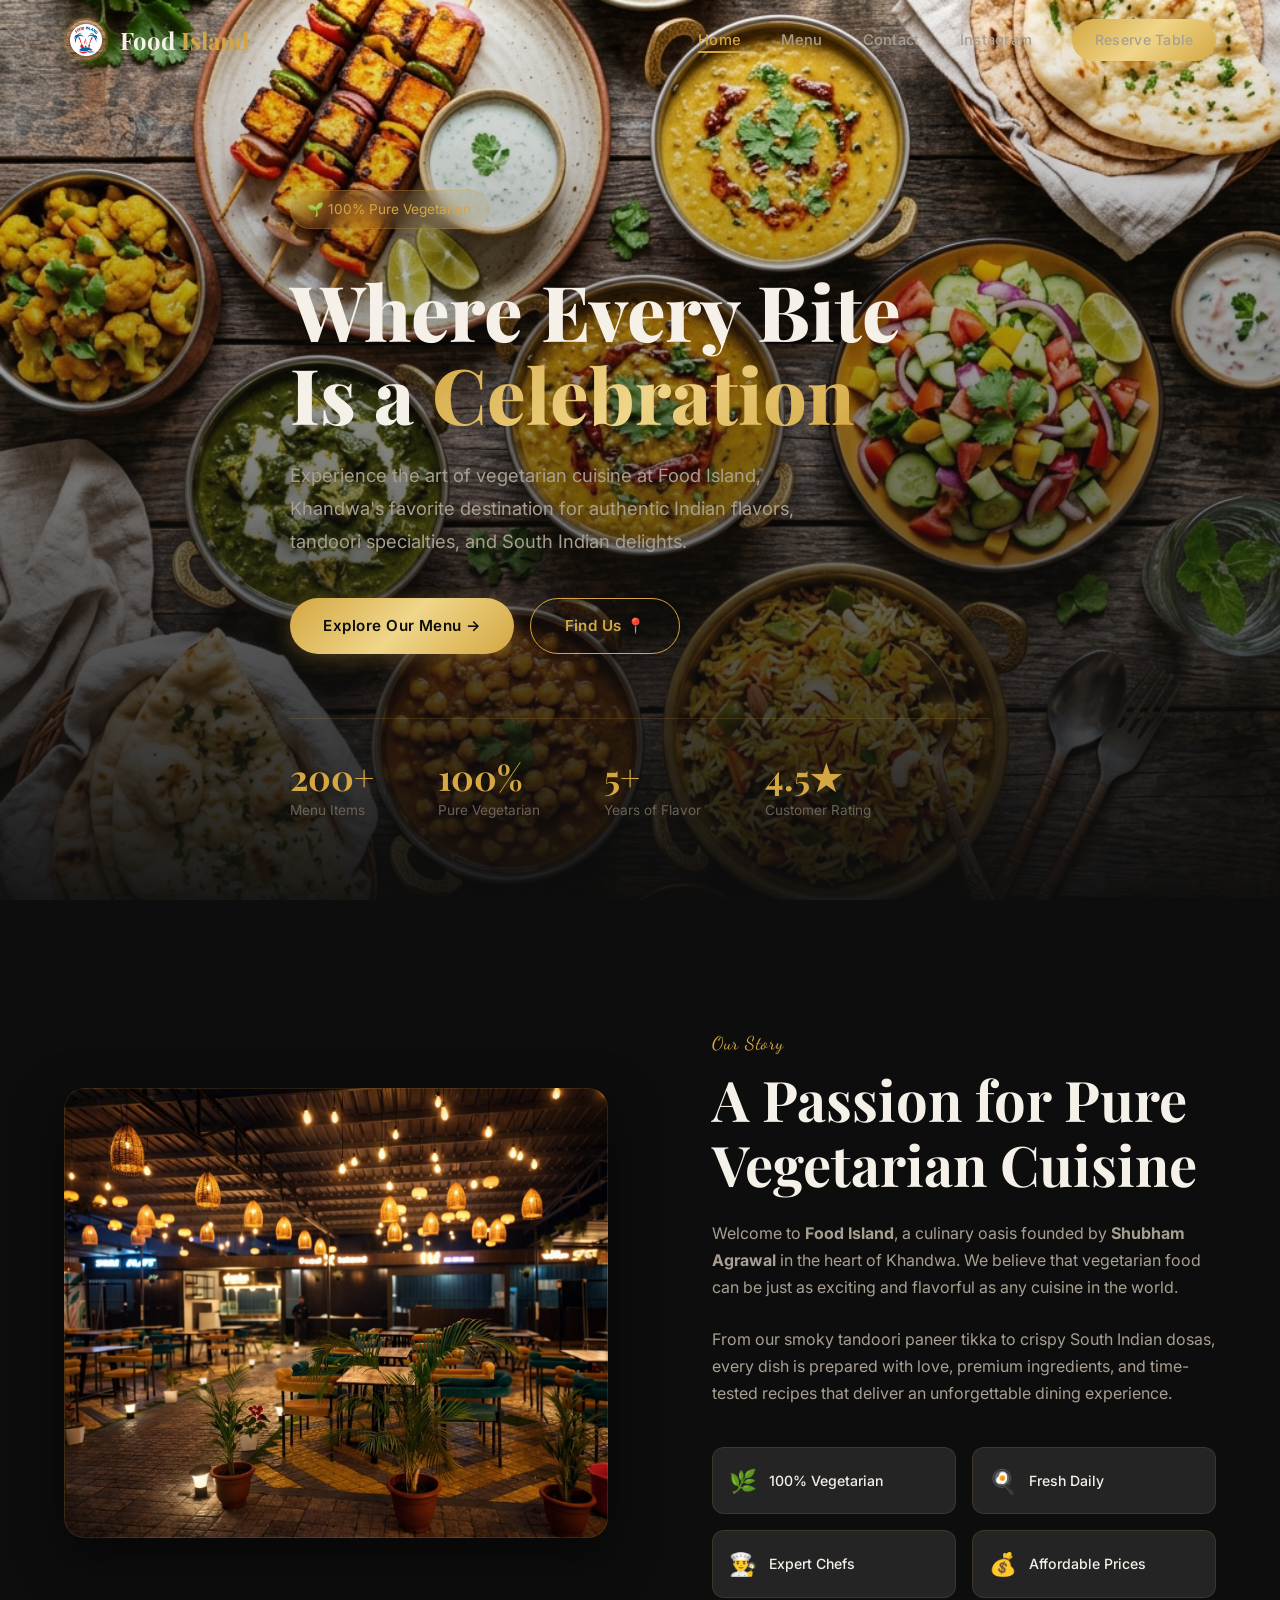
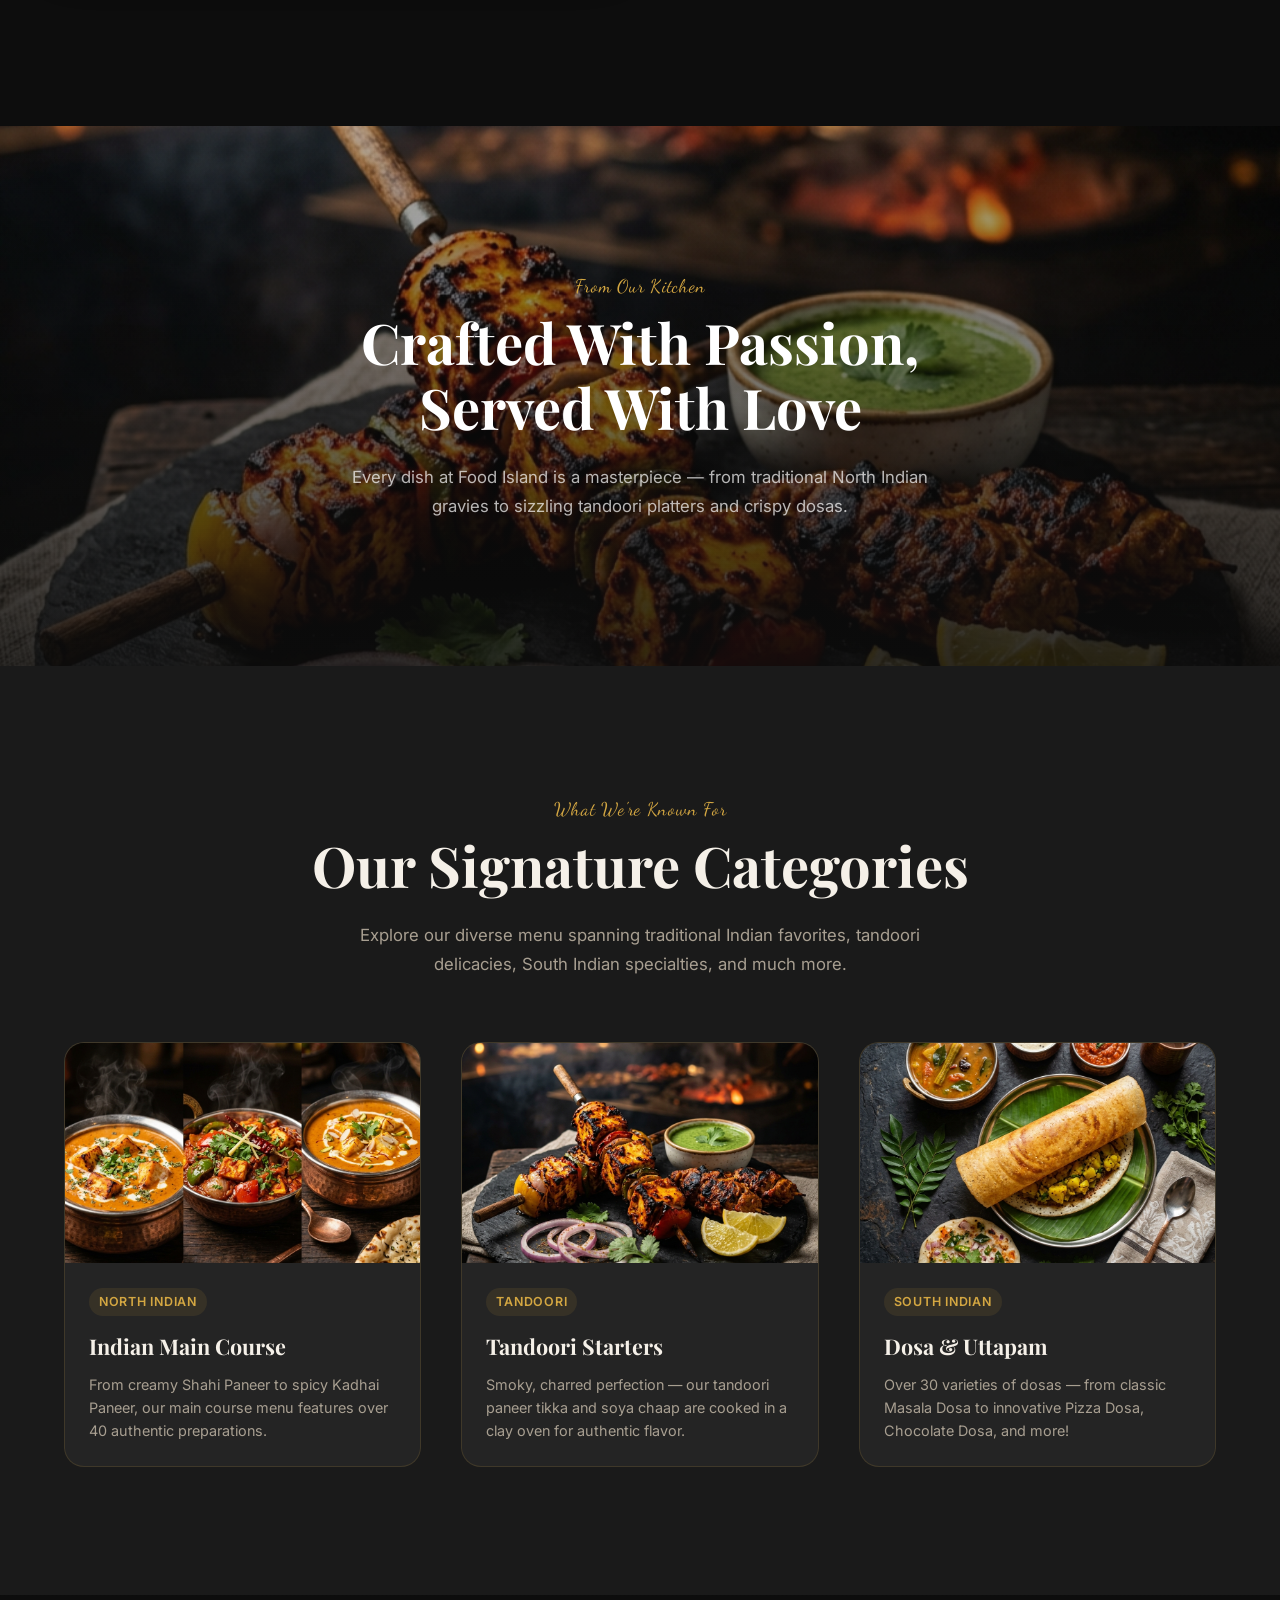
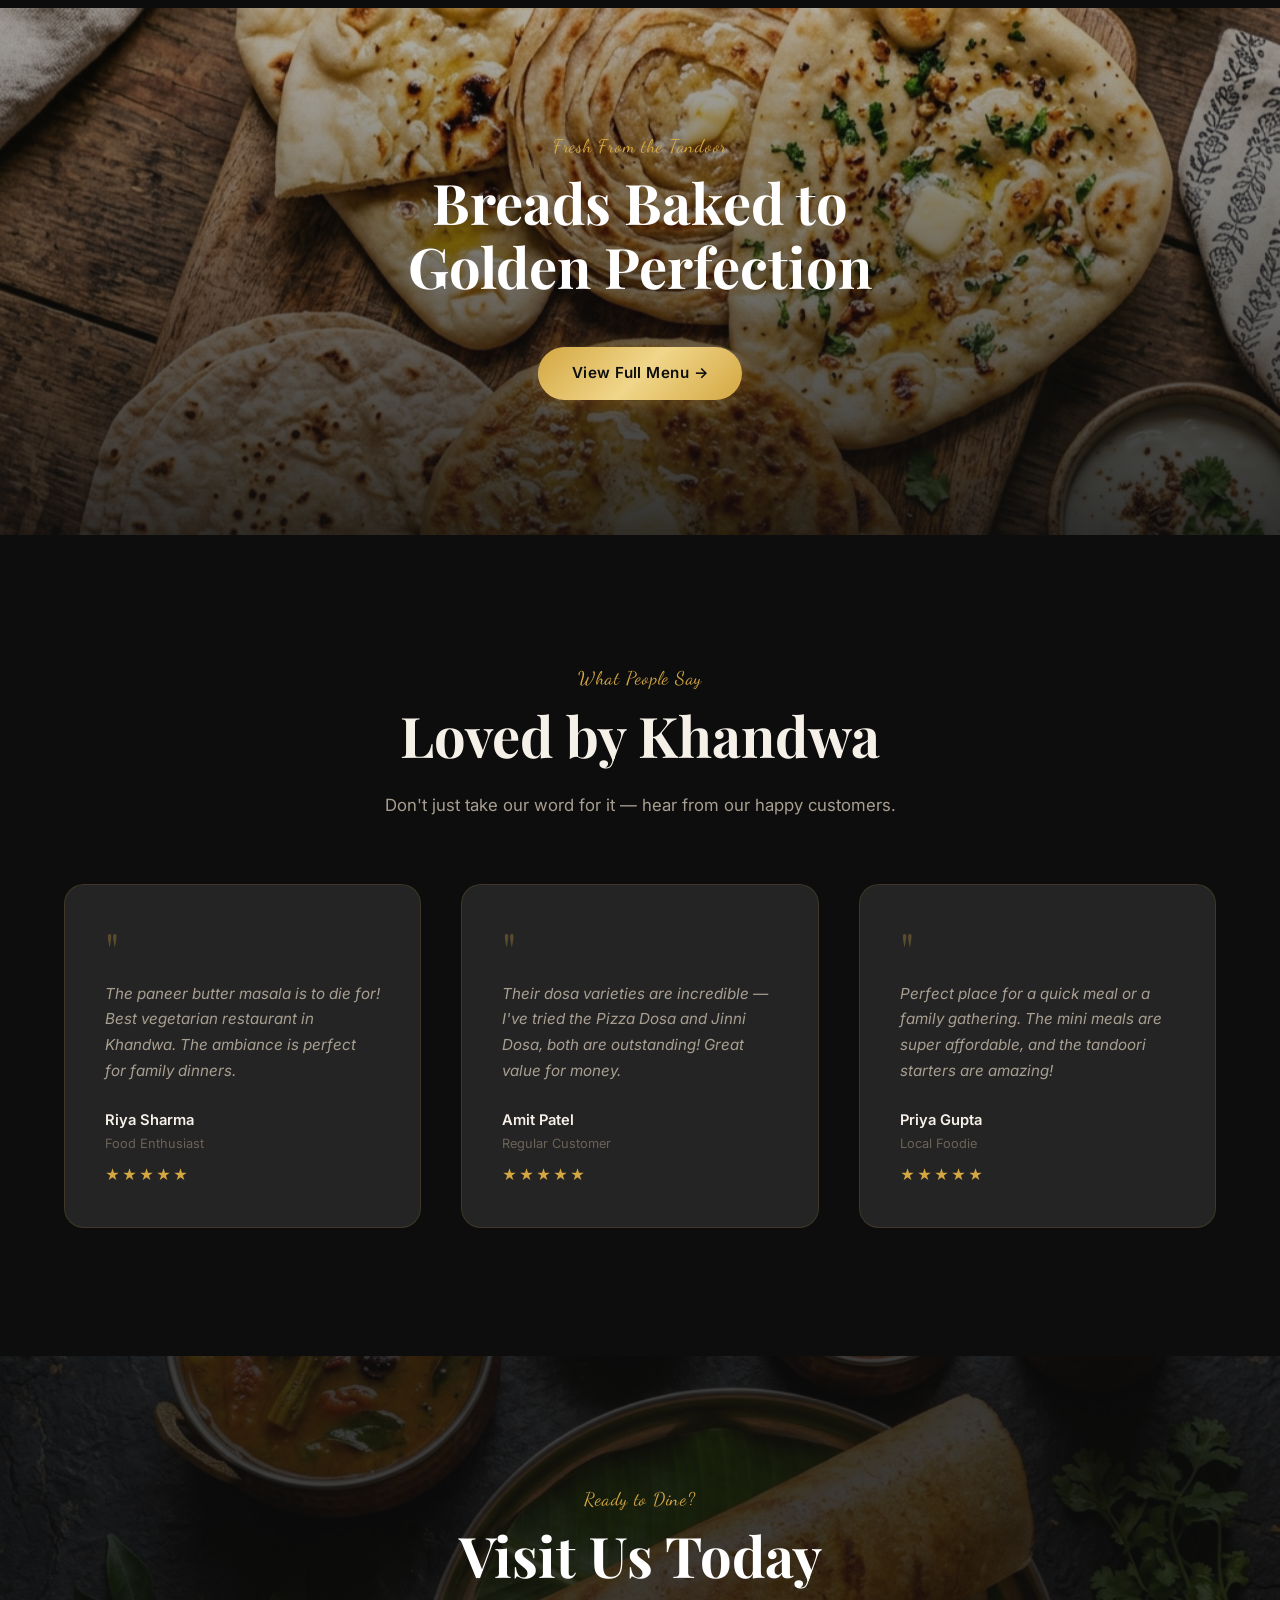
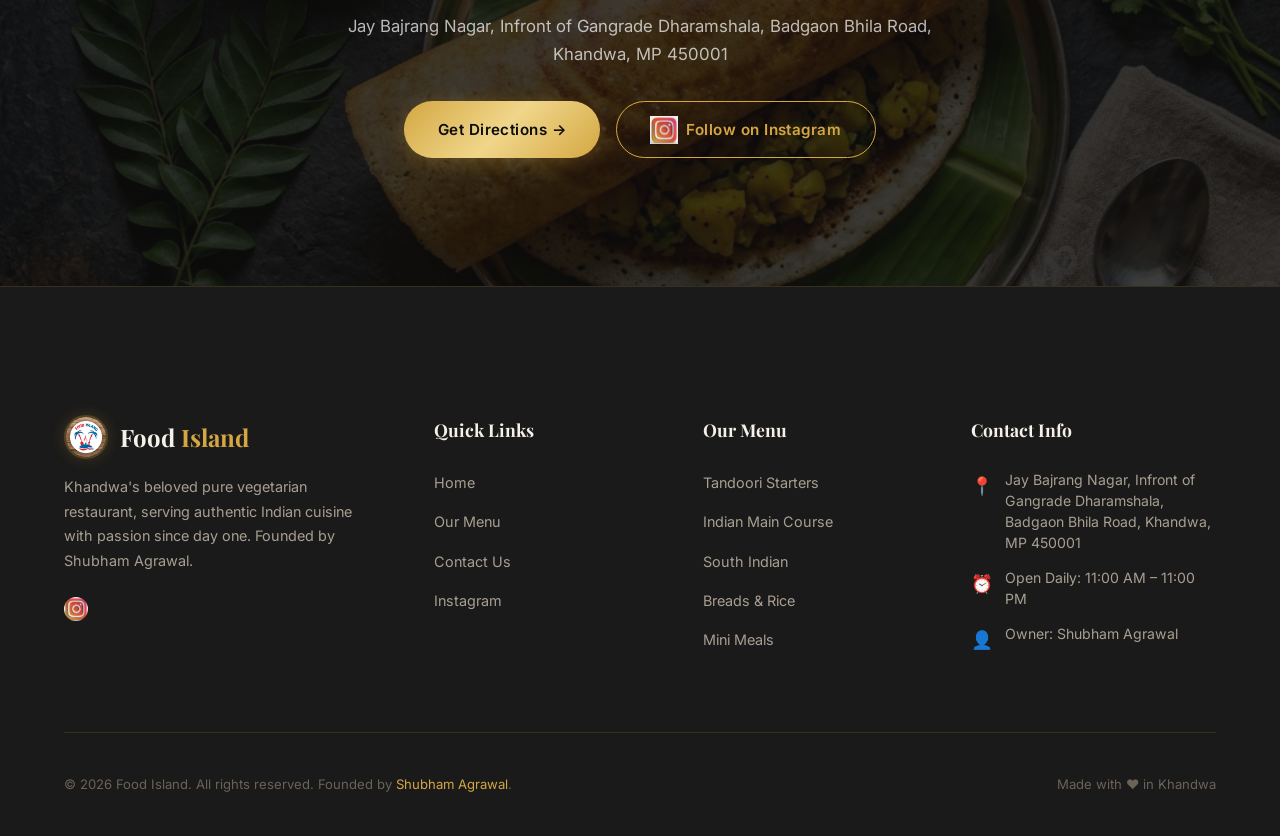
<file: index.html>
<!DOCTYPE html>
<html lang="en">

<head>
  <meta charset="UTF-8">
  <meta name="viewport" content="width=device-width, initial-scale=1.0">
  <title>Food Island — Pure Vegetarian Restaurant in Khandwa</title>
  <meta name="description"
    content="Food Island — A premium pure vegetarian restaurant in Khandwa, Madhya Pradesh. Discover authentic Indian flavors, tandoori starters, South Indian delights, and more. Visit us today!">
  <meta name="keywords"
    content="Food Island, vegetarian restaurant, Khandwa, Indian food, paneer, dosa, tandoori, pure veg, Madhya Pradesh">
  <meta name="author" content="Shubham Agrawal">
  <link rel="icon" href="images/logo.jpg" type="image/jpeg">
  <link rel="stylesheet" href="css/style.css">
</head>

<body>

  <!-- Loading Screen -->
  <div class="loader" id="loader">
    <div class="loader-logo"><img src="images/logo.jpg" alt="Food Island Logo"></div>
    <div class="loader-spinner"></div>
    <div class="loader-text">Food Island</div>
  </div>

  <!-- Floating Particles -->
  <div class="particles" id="particles"></div>

  <!-- Navigation -->
  <nav class="navbar" id="navbar" role="navigation" aria-label="Main Navigation">
    <div class="container">
      <a href="index.html" class="nav-logo" aria-label="Food Island Home">
        <img src="images/logo.jpg" alt="Food Island Logo" class="nav-logo-img">
        <div class="nav-logo-text">Food <span>Island</span></div>
      </a>
      <ul class="nav-links" id="navLinks">
        <li><a href="index.html" class="active">Home</a></li>
        <li><a href="menu.html">Menu</a></li>
        <li><a href="contact.html">Contact</a></li>
        <li><a href="https://www.instagram.com/food_island_knw" target="_blank" rel="noopener">Instagram</a></li>
        <li><a href="contact.html" class="btn btn-primary nav-cta">Reserve Table</a></li>
      </ul>
      <button class="nav-toggle" id="navToggle" aria-label="Toggle Navigation" aria-expanded="false">
        <span></span><span></span><span></span>
      </button>
    </div>
  </nav>

  <!-- Hero Section -->
  <section class="hero" id="hero">
    <div class="hero-bg" id="heroBg" style="background-image: url('images/hero-bg.png');"></div>
    <div class="hero-overlay"></div>
    <div class="container hero-content">
      <div class="hero-badge reveal">
        🌱 100% Pure Vegetarian
      </div>
      <h1 class="hero-title reveal">
        Where Every Bite<br>
        Is a <span class="highlight">Celebration</span>
      </h1>
      <p class="hero-subtitle reveal">
        Experience the art of vegetarian cuisine at Food Island, Khandwa's favorite destination for authentic Indian
        flavors, tandoori specialties, and South Indian delights.
      </p>
      <div class="hero-actions reveal">
        <a href="menu.html" class="btn btn-primary">Explore Our Menu →</a>
        <a href="contact.html" class="btn btn-outline">Find Us 📍</a>
      </div>
      <div class="hero-stats reveal">
        <div>
          <div class="hero-stat-value" id="menuCount">200+</div>
          <div class="hero-stat-label">Menu Items</div>
        </div>
        <div>
          <div class="hero-stat-value">100%</div>
          <div class="hero-stat-label">Pure Vegetarian</div>
        </div>
        <div>
          <div class="hero-stat-value" id="yearsCount">5+</div>
          <div class="hero-stat-label">Years of Flavor</div>
        </div>
        <div>
          <div class="hero-stat-value">4.5★</div>
          <div class="hero-stat-label">Customer Rating</div>
        </div>
      </div>
    </div>
  </section>

  <!-- About Section -->
  <section class="about-section" id="about">
    <div class="container">
      <div class="about-grid">
        <div class="about-image-wrapper reveal-left">
          <img src="images\Twilight patio dining with vibrant lights.png"
            alt="Food Island restaurant interior with warm ambient lighting and traditional decor" loading="lazy">
        </div>
        <div class="about-content reveal-right">
          <span class="section-label">Our Story</span>
          <h2 class="section-title">A Passion for Pure<br>Vegetarian Cuisine</h2>
          <p>Welcome to <strong>Food Island</strong>, a culinary oasis founded by <strong>Shubham Agrawal</strong> in
            the heart of Khandwa. We believe that vegetarian food can be just as exciting and flavorful as any cuisine
            in the world.</p>
          <p>From our smoky tandoori paneer tikka to crispy South Indian dosas, every dish is prepared with love,
            premium ingredients, and time-tested recipes that deliver an unforgettable dining experience.</p>
          <div class="about-features">
            <div class="about-feature">
              <span class="about-feature-icon">🌿</span>
              <span class="about-feature-text">100% Vegetarian</span>
            </div>
            <div class="about-feature">
              <span class="about-feature-icon">🍳</span>
              <span class="about-feature-text">Fresh Daily</span>
            </div>
            <div class="about-feature">
              <span class="about-feature-icon">👨‍🍳</span>
              <span class="about-feature-text">Expert Chefs</span>
            </div>
            <div class="about-feature">
              <span class="about-feature-icon">💰</span>
              <span class="about-feature-text">Affordable Prices</span>
            </div>
          </div>
        </div>
      </div>
    </div>
  </section>

  <!-- Parallax Divider 1 -->
  <section class="parallax-section">
    <div class="parallax-bg" id="parallax1" style="background-image: url('images/tandoori-starters.png');"></div>
    <div class="parallax-overlay"></div>
    <div class="parallax-content container text-center">
      <span class="section-label reveal">From Our Kitchen</span>
      <h2 class="section-title reveal" style="color:#fff;">Crafted With Passion,<br>Served With Love</h2>
      <p class="section-subtitle mx-auto reveal" style="color:rgba(255,255,255,0.7);">Every dish at Food Island is a
        masterpiece — from traditional North Indian gravies to sizzling tandoori platters and crispy dosas.</p>
    </div>
  </section>

  <!-- Specialties Section -->
  <section class="specialties-section" id="specialties">
    <div class="container">
      <div class="text-center">
        <span class="section-label reveal">What We're Known For</span>
        <h2 class="section-title reveal">Our Signature Categories</h2>
        <p class="section-subtitle mx-auto reveal">Explore our diverse menu spanning traditional Indian favorites,
          tandoori delicacies, South Indian specialties, and much more.</p>
      </div>
      <div class="specialties-grid">
        <div class="specialty-card reveal">
          <div class="specialty-card-img">
            <img src="images/paneer-dishes.png"
              alt="Delicious paneer butter masala and kadhai paneer in traditional copper bowls" loading="lazy">
          </div>
          <div class="specialty-card-body">
            <span class="specialty-card-tag">North Indian</span>
            <h3 class="specialty-card-title">Indian Main Course</h3>
            <p class="specialty-card-desc">From creamy Shahi Paneer to spicy Kadhai Paneer, our main course menu
              features over 40 authentic preparations.</p>
          </div>
        </div>
        <div class="specialty-card reveal">
          <div class="specialty-card-img">
            <img src="images/tandoori-starters.png" alt="Smoky tandoori paneer tikka and soya chaap with mint chutney"
              loading="lazy">
          </div>
          <div class="specialty-card-body">
            <span class="specialty-card-tag">Tandoori</span>
            <h3 class="specialty-card-title">Tandoori Starters</h3>
            <p class="specialty-card-desc">Smoky, charred perfection — our tandoori paneer tikka and soya chaap are
              cooked in a clay oven for authentic flavor.</p>
          </div>
        </div>
        <div class="specialty-card reveal">
          <div class="specialty-card-img">
            <img src="images/parallax-south.png" alt="Golden crispy dosa with coconut chutney and sambar"
              loading="lazy">
          </div>
          <div class="specialty-card-body">
            <span class="specialty-card-tag">South Indian</span>
            <h3 class="specialty-card-title">Dosa & Uttapam</h3>
            <p class="specialty-card-desc">Over 30 varieties of dosas — from classic Masala Dosa to innovative Pizza
              Dosa, Chocolate Dosa, and more!</p>
          </div>
        </div>
      </div>
    </div>
  </section>

  <!-- Parallax Divider 2 -->
  <section class="parallax-section">
    <div class="parallax-bg" id="parallax2" style="background-image: url('images/breads-section.png');"></div>
    <div class="parallax-overlay"></div>
    <div class="parallax-content container text-center">
      <span class="section-label reveal">Fresh From the Tandoor</span>
      <h2 class="section-title reveal" style="color:#fff;">Breads Baked to<br>Golden Perfection</h2>
      <a href="menu.html" class="btn btn-primary reveal" style="margin-top:1.5rem;">View Full Menu →</a>
    </div>
  </section>

  <!-- Testimonials Section -->
  <section class="testimonials-section" id="testimonials">
    <div class="container">
      <div class="text-center">
        <span class="section-label reveal">What People Say</span>
        <h2 class="section-title reveal">Loved by Khandwa</h2>
        <p class="section-subtitle mx-auto reveal">Don't just take our word for it — hear from our happy customers.</p>
      </div>
      <div class="testimonials-grid">
        <div class="testimonial-card reveal">
          <div class="testimonial-quote">"</div>
          <p class="testimonial-text">The paneer butter masala is to die for! Best vegetarian restaurant in Khandwa. The
            ambiance is perfect for family dinners.</p>
          <div class="testimonial-author">Riya Sharma</div>
          <div class="testimonial-role">Food Enthusiast</div>
          <div class="testimonial-stars">★★★★★</div>
        </div>
        <div class="testimonial-card reveal">
          <div class="testimonial-quote">"</div>
          <p class="testimonial-text">Their dosa varieties are incredible — I've tried the Pizza Dosa and Jinni Dosa,
            both are outstanding! Great value for money.</p>
          <div class="testimonial-author">Amit Patel</div>
          <div class="testimonial-role">Regular Customer</div>
          <div class="testimonial-stars">★★★★★</div>
        </div>
        <div class="testimonial-card reveal">
          <div class="testimonial-quote">"</div>
          <p class="testimonial-text">Perfect place for a quick meal or a family gathering. The mini meals are super
            affordable, and the tandoori starters are amazing!</p>
          <div class="testimonial-author">Priya Gupta</div>
          <div class="testimonial-role">Local Foodie</div>
          <div class="testimonial-stars">★★★★★</div>
        </div>
      </div>
    </div>
  </section>

  <!-- CTA Section -->
  <section class="parallax-section" style="min-height: 50vh;">
    <div class="parallax-bg" id="parallax3" style="background-image: url('images/parallax-south.png');"></div>
    <div class="parallax-overlay" style="background: rgba(13,13,13,0.8);"></div>
    <div class="parallax-content container text-center">
      <span class="section-label reveal">Ready to Dine?</span>
      <h2 class="section-title reveal" style="color:#fff;">Visit Us Today</h2>
      <p class="section-subtitle mx-auto reveal" style="color:rgba(255,255,255,0.7);">Jay Bajrang Nagar, Infront of
        Gangrade Dharamshala, Badgaon Bhila Road, Khandwa, MP 450001</p>
      <div class="hero-actions reveal" style="justify-content:center; margin-top:2rem;">
        <a href="contact.html" class="btn btn-primary">Get Directions →</a>
        <a href="https://www.instagram.com/food_island_knw" target="_blank" rel="noopener"
          class="btn btn-outline btn-instagram"><img src="images/images.png" alt="Follow on Instagram" class="instagram-btn-img"> Follow on Instagram</a>
      </div>
    </div>
  </section>

  <!-- Footer -->
  <footer class="footer" id="footer">
    <div class="container">
      <div class="footer-grid">
        <div>
          <a href="index.html" class="nav-logo">
            <img src="images/logo.jpg" alt="Food Island Logo" class="nav-logo-img">
            <div class="nav-logo-text">Food <span>Island</span></div>
          </a>
          <p class="footer-brand-desc">Khandwa's beloved pure vegetarian restaurant, serving authentic Indian cuisine
            with passion since day one. Founded by Shubham Agrawal.</p>
          <div class="footer-socials">
            <a href="https://www.instagram.com/food_island_knw" target="_blank" rel="noopener"
              class="footer-social-link" aria-label="Instagram"><img src="images/images.png" alt="Instagram" class="footer-social-img"></a>
          </div>
        </div>
        <div>
          <h4 class="footer-heading">Quick Links</h4>
          <ul class="footer-links">
            <li><a href="index.html">Home</a></li>
            <li><a href="menu.html">Our Menu</a></li>
            <li><a href="contact.html">Contact Us</a></li>
            <li><a href="https://www.instagram.com/food_island_knw" target="_blank" rel="noopener">Instagram</a></li>
          </ul>
        </div>
        <div>
          <h4 class="footer-heading">Our Menu</h4>
          <ul class="footer-links">
            <li><a href="menu.html">Tandoori Starters</a></li>
            <li><a href="menu.html">Indian Main Course</a></li>
            <li><a href="menu.html">South Indian</a></li>
            <li><a href="menu.html">Breads & Rice</a></li>
            <li><a href="menu.html">Mini Meals</a></li>
          </ul>
        </div>
        <div>
          <h4 class="footer-heading">Contact Info</h4>
          <div class="footer-contact-item">
            <span class="footer-contact-icon">📍</span>
            <span class="footer-contact-text">Jay Bajrang Nagar, Infront of Gangrade Dharamshala, Badgaon Bhila Road,
              Khandwa, MP 450001</span>
          </div>
          <div class="footer-contact-item">
            <span class="footer-contact-icon">⏰</span>
            <span class="footer-contact-text">Open Daily: 11:00 AM – 11:00 PM</span>
          </div>
          <div class="footer-contact-item">
            <span class="footer-contact-icon">👤</span>
            <span class="footer-contact-text">Owner: Shubham Agrawal</span>
          </div>
        </div>
      </div>
      <div class="footer-bottom">
        <p>&copy; 2026 Food Island. All rights reserved. Founded by <a href="https://www.instagram.com/food_island_knw"
            target="_blank" rel="noopener">Shubham Agrawal</a>.</p>
        <p>Made with ❤️ in Khandwa</p>
      </div>
    </div>
  </footer>

  <!-- Back to Top -->
  <button class="back-to-top" id="backToTop" aria-label="Back to Top">↑</button>

  <script src="js/main.js"></script>
</body>

</html>
</file>
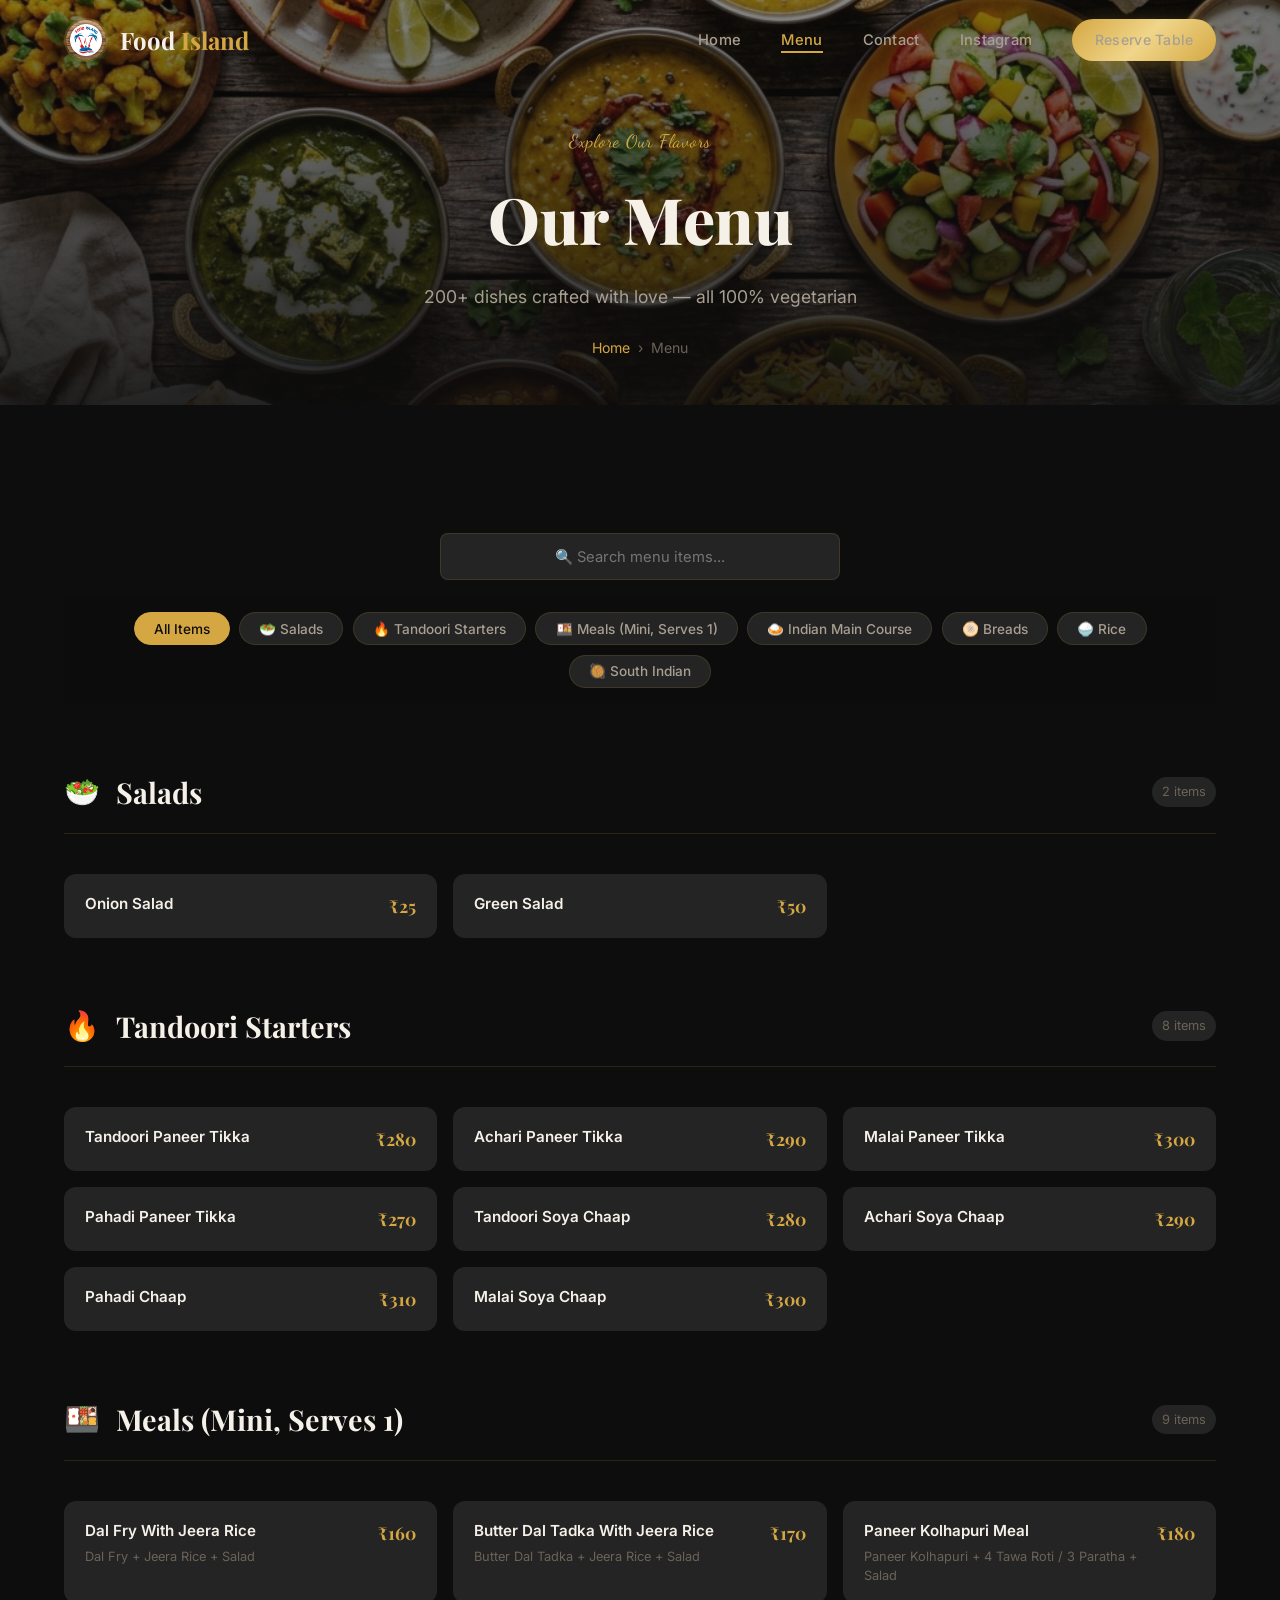
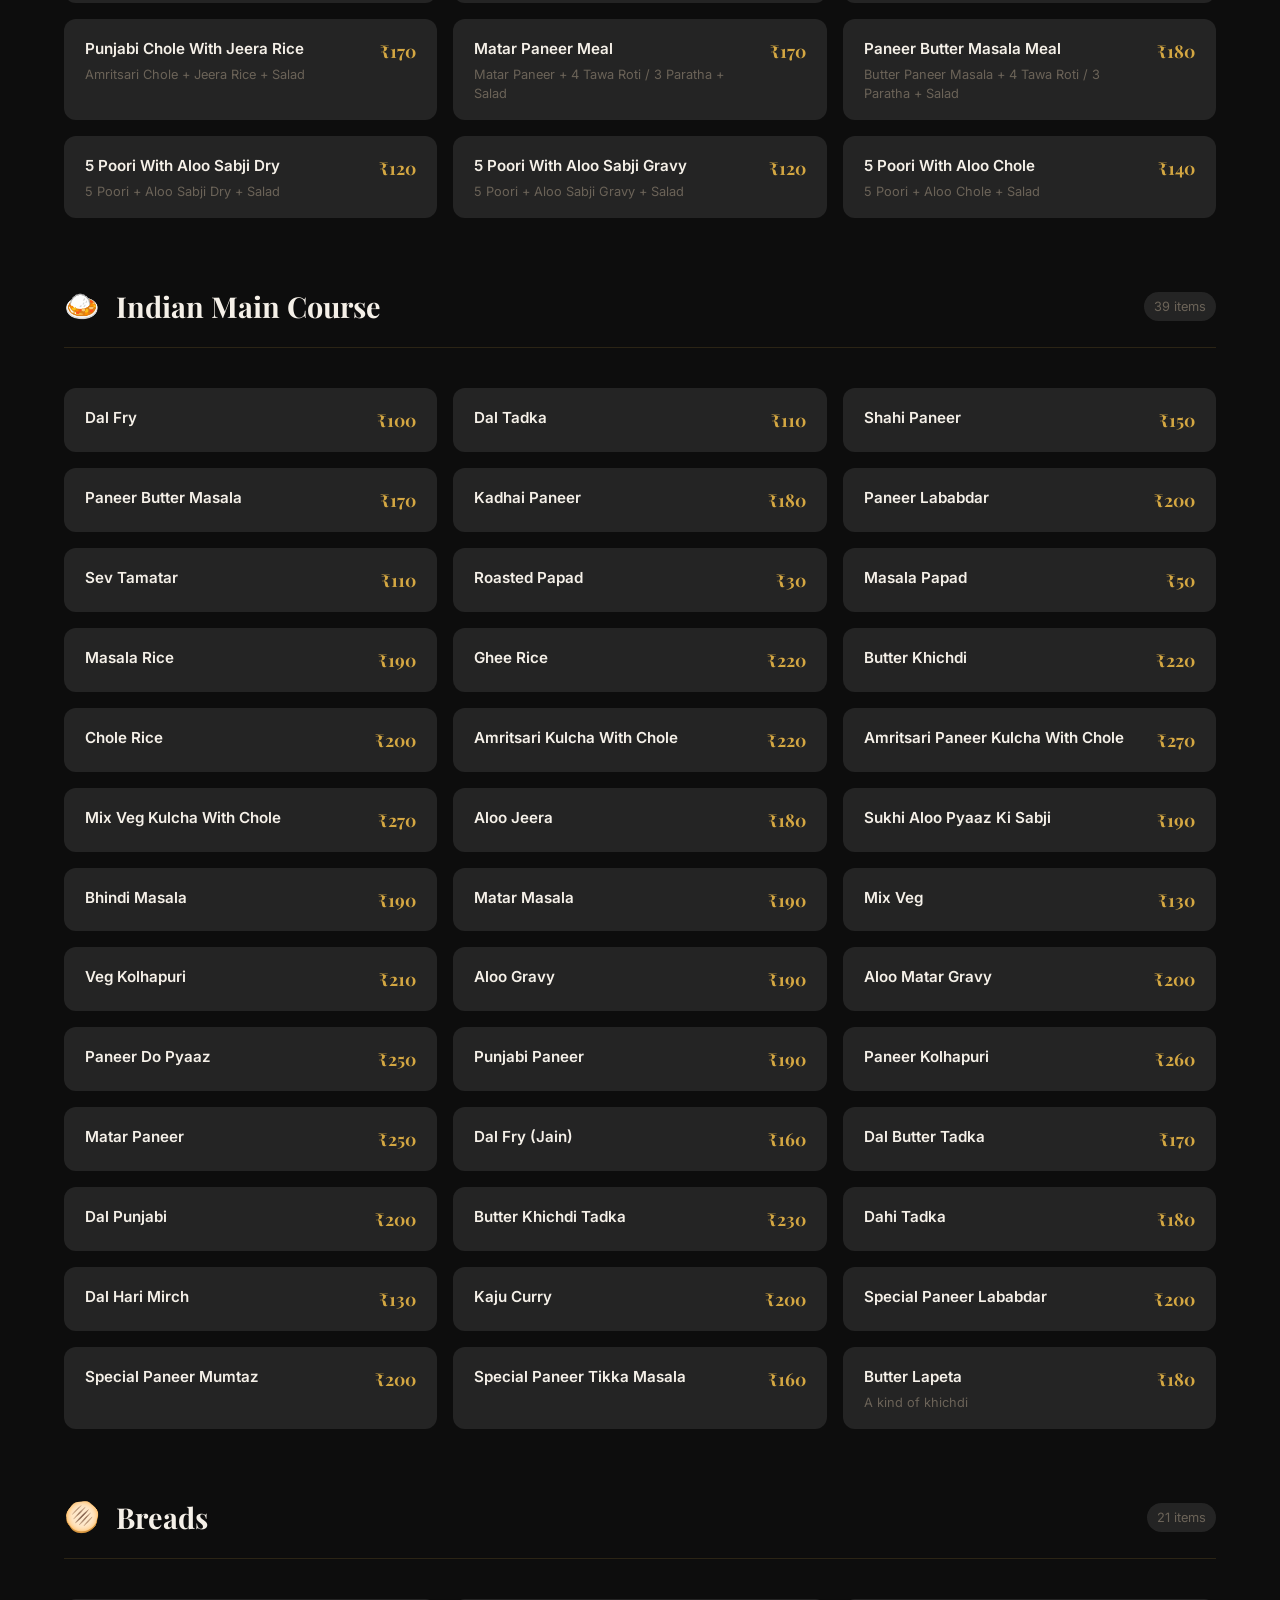
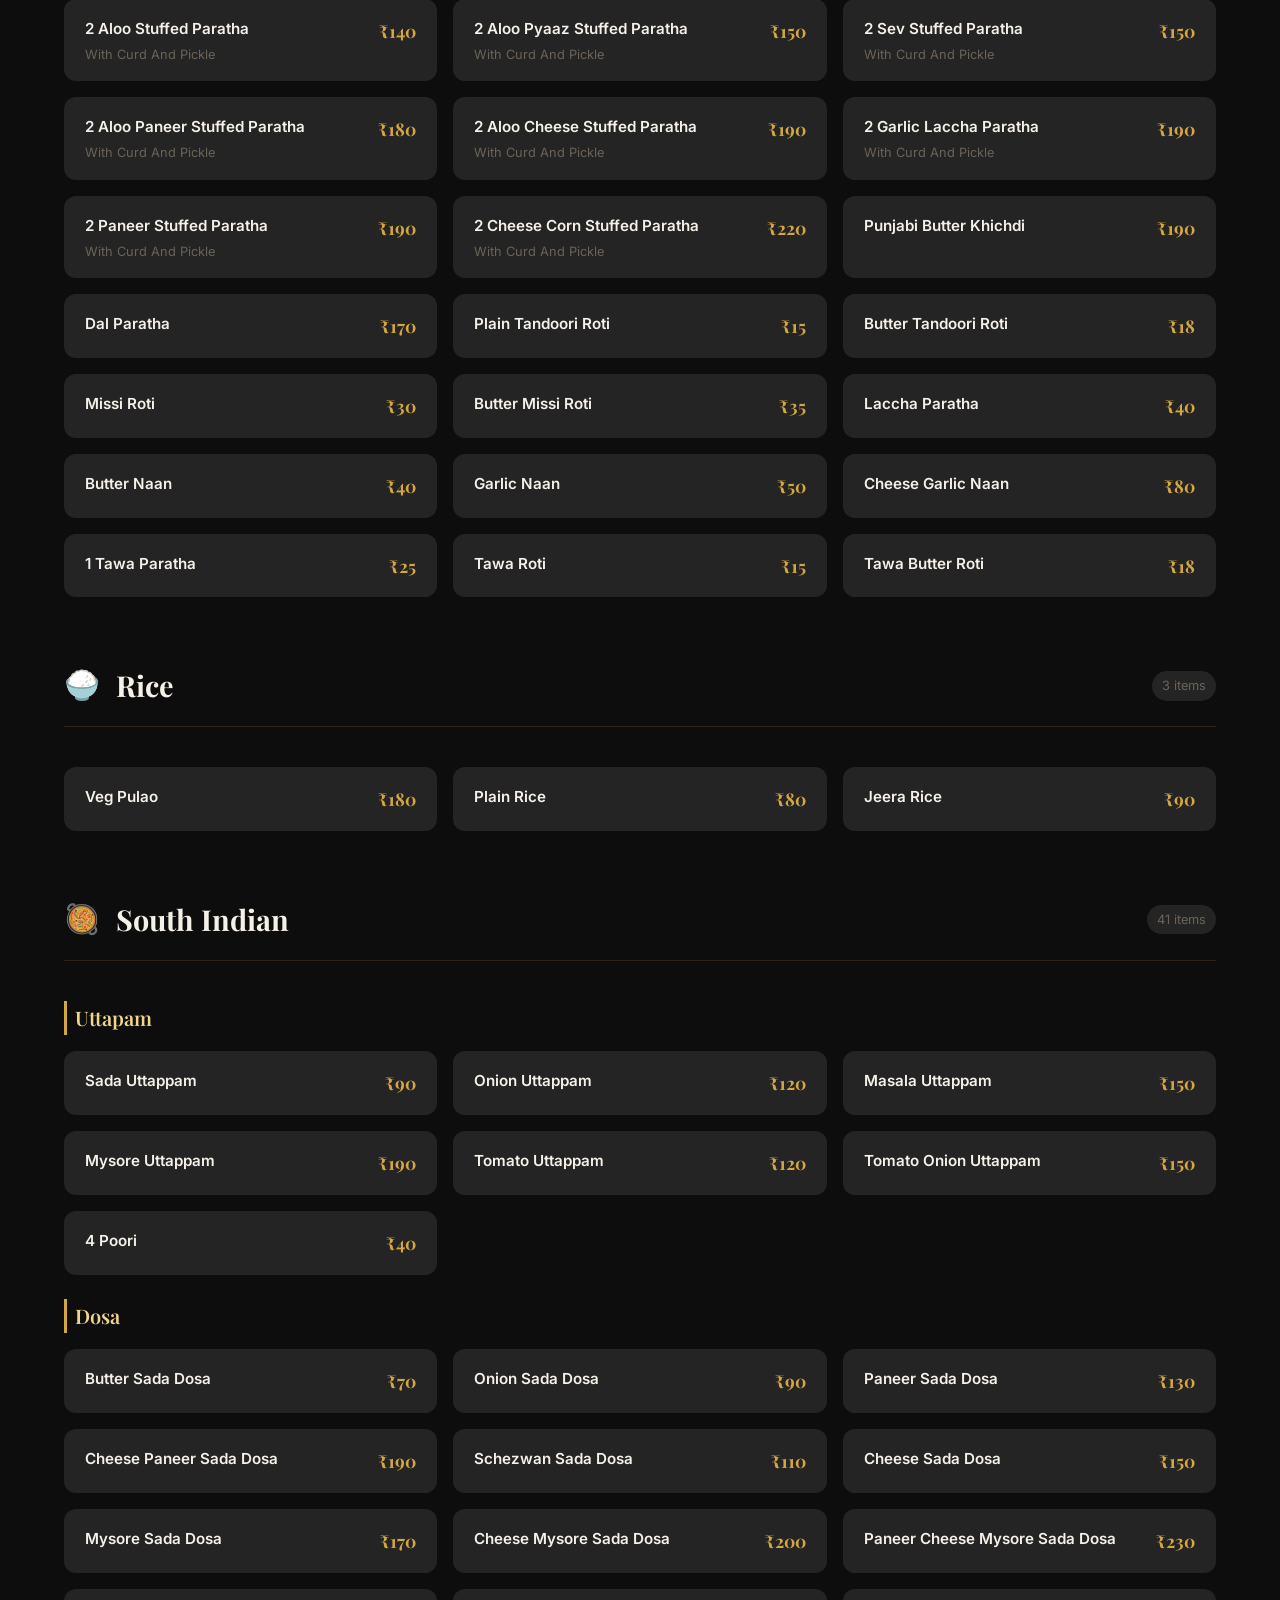
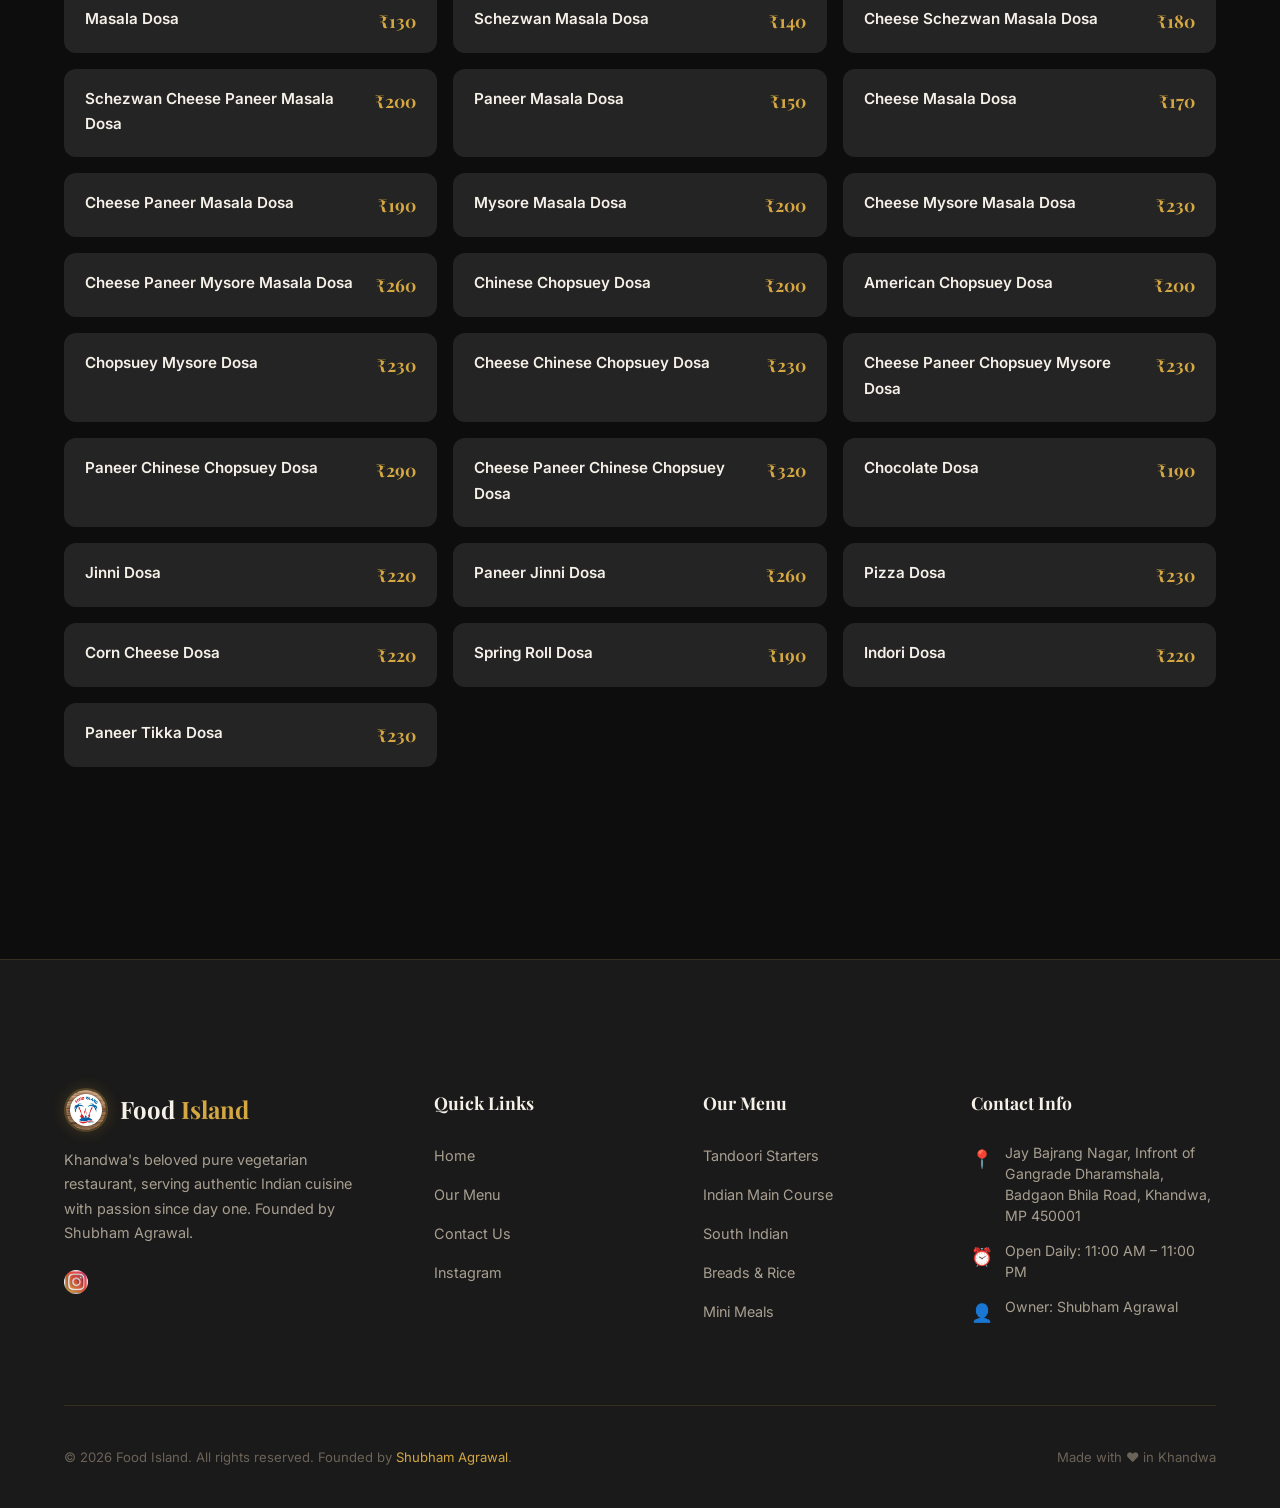
<file: menu.html>
<!DOCTYPE html>
<html lang="en">
<head>
  <meta charset="UTF-8">
  <meta name="viewport" content="width=device-width, initial-scale=1.0">
  <title>Our Menu — Food Island | Pure Vegetarian Restaurant Khandwa</title>
  <meta name="description" content="Explore Food Island's complete vegetarian menu — tandoori starters, Indian main course, South Indian dosa & uttapam, breads, rice, mini meals, and salads. Affordable prices.">
  <meta name="keywords" content="Food Island menu, vegetarian food Khandwa, dosa, paneer, tandoori, affordable meals">
  <meta name="author" content="Shubham Agrawal">
  <link rel="icon" href="images/logo.jpg" type="image/jpeg">
  <link rel="stylesheet" href="css/style.css">
</head>
<body>

  <!-- Loading Screen -->
  <div class="loader" id="loader">
    <div class="loader-logo"><img src="images/logo.jpg" alt="Food Island Logo"></div>
    <div class="loader-spinner"></div>
    <div class="loader-text">Food Island</div>
  </div>

  <!-- Navigation -->
  <nav class="navbar" id="navbar" role="navigation" aria-label="Main Navigation">
    <div class="container">
      <a href="index.html" class="nav-logo" aria-label="Food Island Home">
        <img src="images/logo.jpg" alt="Food Island Logo" class="nav-logo-img">
        <div class="nav-logo-text">Food <span>Island</span></div>
      </a>
      <ul class="nav-links" id="navLinks">
        <li><a href="index.html">Home</a></li>
        <li><a href="menu.html" class="active">Menu</a></li>
        <li><a href="contact.html">Contact</a></li>
        <li><a href="https://www.instagram.com/food_island_knw" target="_blank" rel="noopener">Instagram</a></li>
        <li><a href="contact.html" class="btn btn-primary nav-cta">Reserve Table</a></li>
      </ul>
      <button class="nav-toggle" id="navToggle" aria-label="Toggle Navigation" aria-expanded="false">
        <span></span><span></span><span></span>
      </button>
    </div>
  </nav>

  <!-- Page Header -->
  <section class="page-header">
    <div class="page-header-bg" id="pageHeaderBg" style="background-image: url('images/hero-bg.png');"></div>
    <div class="page-header-overlay"></div>
    <div class="page-header-content">
      <span class="section-label">Explore Our Flavors</span>
      <h1 class="page-header-title">Our Menu</h1>
      <p class="page-header-subtitle">200+ dishes crafted with love — all 100% vegetarian</p>
      <div class="breadcrumb">
        <a href="index.html">Home</a>
        <span>›</span>
        <span>Menu</span>
      </div>
    </div>
  </section>

  <!-- Menu Section -->
  <section class="menu-section" id="menuSection">
    <div class="container">
      <!-- Category Filter -->
      <div class="menu-categories" id="menuCategories" role="tablist" aria-label="Menu Categories">
        <!-- Populated by JS -->
      </div>

      <!-- Menu Items Container -->
      <div id="menuContainer">
        <!-- Populated by JS -->
      </div>
    </div>
  </section>

  <!-- Footer -->
  <footer class="footer" id="footer">
    <div class="container">
      <div class="footer-grid">
        <div>
          <a href="index.html" class="nav-logo">
            <img src="images/logo.jpg" alt="Food Island Logo" class="nav-logo-img">
            <div class="nav-logo-text">Food <span>Island</span></div>
          </a>
          <p class="footer-brand-desc">Khandwa's beloved pure vegetarian restaurant, serving authentic Indian cuisine with passion since day one. Founded by Shubham Agrawal.</p>
          <div class="footer-socials">
            <a href="https://www.instagram.com/food_island_knw" target="_blank" rel="noopener" class="footer-social-link" aria-label="Instagram"><img src="images/images.png" alt="Instagram" class="footer-social-img"></a>
          </div>
        </div>
        <div>
          <h4 class="footer-heading">Quick Links</h4>
          <ul class="footer-links">
            <li><a href="index.html">Home</a></li>
            <li><a href="menu.html">Our Menu</a></li>
            <li><a href="contact.html">Contact Us</a></li>
            <li><a href="https://www.instagram.com/food_island_knw" target="_blank" rel="noopener">Instagram</a></li>
          </ul>
        </div>
        <div>
          <h4 class="footer-heading">Our Menu</h4>
          <ul class="footer-links">
            <li><a href="menu.html">Tandoori Starters</a></li>
            <li><a href="menu.html">Indian Main Course</a></li>
            <li><a href="menu.html">South Indian</a></li>
            <li><a href="menu.html">Breads & Rice</a></li>
            <li><a href="menu.html">Mini Meals</a></li>
          </ul>
        </div>
        <div>
          <h4 class="footer-heading">Contact Info</h4>
          <div class="footer-contact-item">
            <span class="footer-contact-icon">📍</span>
            <span class="footer-contact-text">Jay Bajrang Nagar, Infront of Gangrade Dharamshala, Badgaon Bhila Road, Khandwa, MP 450001</span>
          </div>
          <div class="footer-contact-item">
            <span class="footer-contact-icon">⏰</span>
            <span class="footer-contact-text">Open Daily: 11:00 AM – 11:00 PM</span>
          </div>
          <div class="footer-contact-item">
            <span class="footer-contact-icon">👤</span>
            <span class="footer-contact-text">Owner: Shubham Agrawal</span>
          </div>
        </div>
      </div>
      <div class="footer-bottom">
        <p>&copy; 2026 Food Island. All rights reserved. Founded by <a href="https://www.instagram.com/food_island_knw" target="_blank" rel="noopener">Shubham Agrawal</a>.</p>
        <p>Made with ❤️ in Khandwa</p>
      </div>
    </div>
  </footer>

  <!-- Back to Top -->
  <button class="back-to-top" id="backToTop" aria-label="Back to Top">↑</button>

  <script src="js/menu-data.js"></script>
  <script src="js/main.js"></script>
  <script src="js/menu.js"></script>
</body>
</html>
</file>
<file: css/style.css>
/* ============================================
   FOOD ISLAND — Design System & Global Styles
   ============================================ */

/* ---------- Google Fonts ---------- */
@import url('https://fonts.googleapis.com/css2?family=Playfair+Display:ital,wght@0,400..900;1,400..900&family=Inter:wght@300;400;500;600;700&family=Dancing+Script:wght@400..700&display=swap');

/* ---------- CSS Custom Properties ---------- */
:root {
  /* Brand Colors */
  --clr-primary:     #D4A742;
  --clr-primary-dark:#B8892E;
  --clr-primary-light:#F0D68A;
  --clr-accent:      #E85D3A;
  --clr-accent-dark: #C44A2A;

  /* Neutrals */
  --clr-bg:          #0D0D0D;
  --clr-bg-alt:      #1A1A1A;
  --clr-surface:     #242424;
  --clr-surface-light:#2F2F2F;
  --clr-text:        #F5F0E8;
  --clr-text-muted:  #A89F91;
  --clr-text-dim:    #6B6358;
  --clr-border:      rgba(212,167,66,0.15);

  /* Gradients */
  --grad-gold: linear-gradient(135deg, #D4A742 0%, #F0D68A 50%, #D4A742 100%);
  --grad-dark: linear-gradient(180deg, #0D0D0D 0%, #1A1A1A 100%);
  --grad-overlay: linear-gradient(180deg, rgba(13,13,13,0.3) 0%, rgba(13,13,13,0.85) 100%);
  --grad-hero: linear-gradient(180deg, rgba(13,13,13,0) 0%, rgba(13,13,13,0.4) 40%, rgba(13,13,13,0.95) 100%);

  /* Typography */
  --ff-heading: 'Playfair Display', Georgia, serif;
  --ff-body:    'Inter', -apple-system, sans-serif;
  --ff-script:  'Dancing Script', cursive;

  /* Spacing */
  --space-xs: 0.5rem;
  --space-sm: 1rem;
  --space-md: 1.5rem;
  --space-lg: 2.5rem;
  --space-xl: 4rem;
  --space-2xl: 6rem;
  --space-3xl: 8rem;

  /* Radius */
  --radius-sm: 8px;
  --radius-md: 12px;
  --radius-lg: 20px;
  --radius-full: 9999px;

  /* Shadows */
  --shadow-sm: 0 2px 8px rgba(0,0,0,0.3);
  --shadow-md: 0 8px 32px rgba(0,0,0,0.4);
  --shadow-lg: 0 16px 48px rgba(0,0,0,0.5);
  --shadow-glow: 0 0 30px rgba(212,167,66,0.15);

  /* Transitions */
  --ease-smooth: cubic-bezier(0.22, 1, 0.36, 1);
  --ease-bounce: cubic-bezier(0.34, 1.56, 0.64, 1);
  --transition-fast:   0.2s var(--ease-smooth);
  --transition-normal: 0.4s var(--ease-smooth);
  --transition-slow:   0.6s var(--ease-smooth);

  /* Layout */
  --max-width: 1280px;
  --nav-height: 80px;
}

/* ---------- Reset ---------- */
*, *::before, *::after {
  box-sizing: border-box;
  margin: 0;
  padding: 0;
}

html {
  scroll-behavior: smooth;
  scrollbar-width: thin;
  scrollbar-color: var(--clr-primary) var(--clr-bg);
}

html::-webkit-scrollbar { width: 8px; }
html::-webkit-scrollbar-track { background: var(--clr-bg); }
html::-webkit-scrollbar-thumb { background: var(--clr-primary); border-radius: 4px; }

body {
  font-family: var(--ff-body);
  font-size: 16px;
  line-height: 1.7;
  color: var(--clr-text);
  background: var(--clr-bg);
  overflow-x: hidden;
  -webkit-font-smoothing: antialiased;
  -moz-osx-font-smoothing: grayscale;
}

img {
  max-width: 100%;
  display: block;
}

a { text-decoration: none; color: inherit; }
ul { list-style: none; }

/* ---------- Utility ---------- */
.container {
  width: 90%;
  max-width: var(--max-width);
  margin: 0 auto;
}

.sr-only {
  position: absolute; width: 1px; height: 1px;
  padding: 0; margin: -1px; overflow: hidden;
  clip: rect(0,0,0,0); border: 0;
}

.section-label {
  font-family: var(--ff-script);
  font-size: 1.15rem;
  color: var(--clr-primary);
  letter-spacing: 0.04em;
  margin-bottom: var(--space-xs);
  display: block;
}

.section-title {
  font-family: var(--ff-heading);
  font-size: clamp(2rem, 4.5vw, 3.5rem);
  font-weight: 700;
  color: var(--clr-text);
  line-height: 1.15;
  margin-bottom: var(--space-md);
}

.section-subtitle {
  font-size: 1.05rem;
  color: var(--clr-text-muted);
  max-width: 600px;
  line-height: 1.7;
}

.text-center { text-align: center; }
.mx-auto { margin-left: auto; margin-right: auto; }

/* ---------- Buttons ---------- */
.btn {
  display: inline-flex;
  align-items: center;
  gap: 0.6em;
  padding: 0.9em 2.2em;
  font-family: var(--ff-body);
  font-weight: 600;
  font-size: 0.95rem;
  letter-spacing: 0.03em;
  border: none;
  border-radius: var(--radius-full);
  cursor: pointer;
  transition: all var(--transition-normal);
  position: relative;
  overflow: hidden;
}

.btn::after {
  content: '';
  position: absolute;
  inset: 0;
  background: rgba(255,255,255,0.15);
  transform: translateX(-100%);
  transition: transform var(--transition-normal);
}

.btn:hover::after { transform: translateX(0); }

.btn-primary {
  background: var(--grad-gold);
  color: var(--clr-bg);
  box-shadow: 0 4px 20px rgba(212,167,66,0.3);
}
.btn-primary:hover {
  transform: translateY(-2px);
  box-shadow: 0 8px 30px rgba(212,167,66,0.45);
}

.btn-outline {
  background: transparent;
  color: var(--clr-primary);
  border: 1.5px solid var(--clr-primary);
}
.btn-outline:hover {
  background: var(--clr-primary);
  color: var(--clr-bg);
  transform: translateY(-2px);
}

.btn-accent {
  background: var(--clr-accent);
  color: #fff;
  box-shadow: 0 4px 20px rgba(232,93,58,0.3);
}
.btn-accent:hover {
  background: var(--clr-accent-dark);
  transform: translateY(-2px);
  box-shadow: 0 8px 30px rgba(232,93,58,0.45);
}

/* ---------- Navbar ---------- */
.navbar {
  position: fixed;
  top: 0; left: 0; right: 0;
  height: var(--nav-height);
  z-index: 1000;
  transition: all var(--transition-normal);
  background: transparent;
}

.navbar.scrolled {
  background: rgba(13,13,13,0.92);
  backdrop-filter: blur(20px) saturate(1.2);
  -webkit-backdrop-filter: blur(20px) saturate(1.2);
  box-shadow: 0 1px 0 var(--clr-border);
}

.navbar .container {
  display: flex;
  align-items: center;
  justify-content: space-between;
  height: 100%;
}

.nav-logo {
  display: flex;
  align-items: center;
  gap: 0.75rem;
}

.nav-logo-icon {
  width: 44px;
  height: 44px;
  background: var(--grad-gold);
  border-radius: var(--radius-md);
  display: flex;
  align-items: center;
  justify-content: center;
  font-size: 1.4rem;
  color: var(--clr-bg);
  font-weight: 700;
  box-shadow: var(--shadow-glow);
}

.nav-logo-img {
  width: 44px;
  height: 44px;
  border-radius: 50%;
  object-fit: cover;
  border: 2px solid rgba(212,167,66,0.3);
  box-shadow: 0 0 15px rgba(212,167,66,0.2);
  transition: all var(--transition-fast);
}

.nav-logo:hover .nav-logo-img {
  border-color: var(--clr-primary);
  box-shadow: 0 0 25px rgba(212,167,66,0.35);
  transform: scale(1.05);
}

.nav-logo-text {
  font-family: var(--ff-heading);
  font-size: 1.5rem;
  font-weight: 700;
  color: var(--clr-text);
}

.nav-logo-text span {
  color: var(--clr-primary);
}

.nav-links {
  display: flex;
  align-items: center;
  gap: 2.5rem;
}

.nav-links a {
  font-size: 0.92rem;
  font-weight: 500;
  color: var(--clr-text-muted);
  letter-spacing: 0.02em;
  transition: color var(--transition-fast);
  position: relative;
}

.nav-links a::after {
  content: '';
  position: absolute;
  bottom: -4px;
  left: 0; right: 0;
  height: 2px;
  background: var(--clr-primary);
  transform: scaleX(0);
  transform-origin: right;
  transition: transform var(--transition-normal);
}

.nav-links a:hover,
.nav-links a.active {
  color: var(--clr-primary);
}

.nav-links a:hover::after,
.nav-links a.active::after {
  transform: scaleX(1);
  transform-origin: left;
}

.nav-cta {
  padding: 0.65em 1.6em !important;
  font-size: 0.88rem !important;
}

/* Mobile Toggle */
.nav-toggle {
  display: none;
  flex-direction: column;
  gap: 5px;
  background: none;
  border: none;
  cursor: pointer;
  padding: 8px;
  z-index: 1001;
}

.nav-toggle span {
  display: block;
  width: 26px;
  height: 2px;
  background: var(--clr-text);
  border-radius: 2px;
  transition: all var(--transition-fast);
}

.nav-toggle.active span:nth-child(1) {
  transform: rotate(45deg) translate(5px, 5px);
}
.nav-toggle.active span:nth-child(2) {
  opacity: 0;
}
.nav-toggle.active span:nth-child(3) {
  transform: rotate(-45deg) translate(5px, -5px);
}

/* ---------- Parallax Sections ---------- */
.parallax-section {
  position: relative;
  min-height: 60vh;
  display: flex;
  align-items: center;
  justify-content: center;
  overflow: hidden;
}

.parallax-bg {
  position: absolute;
  inset: -20% 0;
  background-size: cover;
  background-position: center;
  background-repeat: no-repeat;
  will-change: transform;
  z-index: 0;
}

.parallax-overlay {
  position: absolute;
  inset: 0;
  background: var(--grad-overlay);
  z-index: 1;
}

.parallax-content {
  position: relative;
  z-index: 2;
  padding: var(--space-3xl) 0;
}

/* ---------- Hero ---------- */
.hero {
  min-height: 100vh;
  display: flex;
  align-items: center;
  position: relative;
  overflow: hidden;
}

.hero-bg {
  position: absolute;
  inset: -15% 0;
  background-size: cover;
  background-position: center;
  will-change: transform;
  z-index: 0;
}

.hero-overlay {
  position: absolute;
  inset: 0;
  background: var(--grad-hero);
  z-index: 1;
}

.hero-content {
  position: relative;
  z-index: 2;
  padding-top: calc(var(--nav-height) + 2rem);
  max-width: 700px;
}

.hero-badge {
  display: inline-flex;
  align-items: center;
  gap: 0.5rem;
  padding: 0.5em 1.2em;
  background: rgba(212,167,66,0.1);
  border: 1px solid rgba(212,167,66,0.25);
  border-radius: var(--radius-full);
  font-size: 0.85rem;
  color: var(--clr-primary);
  margin-bottom: var(--space-lg);
  backdrop-filter: blur(10px);
}

.hero-title {
  font-family: var(--ff-heading);
  font-size: clamp(2.8rem, 6vw, 5rem);
  font-weight: 800;
  line-height: 1.08;
  margin-bottom: var(--space-md);
  color: var(--clr-text);
}

.hero-title .highlight {
  background: var(--grad-gold);
  -webkit-background-clip: text;
  -webkit-text-fill-color: transparent;
  background-clip: text;
}

.hero-subtitle {
  font-size: 1.15rem;
  color: var(--clr-text-muted);
  max-width: 520px;
  line-height: 1.8;
  margin-bottom: var(--space-lg);
}

.hero-actions {
  display: flex;
  gap: var(--space-sm);
  flex-wrap: wrap;
}

.hero-stats {
  display: flex;
  gap: var(--space-xl);
  margin-top: var(--space-xl);
  padding-top: var(--space-lg);
  border-top: 1px solid var(--clr-border);
}

.hero-stat-value {
  font-family: var(--ff-heading);
  font-size: 2.2rem;
  font-weight: 700;
  color: var(--clr-primary);
  line-height: 1;
}

.hero-stat-label {
  font-size: 0.85rem;
  color: var(--clr-text-dim);
  margin-top: 0.3rem;
}

/* ---------- Floating Particles ---------- */
.particles {
  position: fixed;
  inset: 0;
  z-index: 0;
  pointer-events: none;
  overflow: hidden;
}

.particle {
  position: absolute;
  width: 4px;
  height: 4px;
  background: var(--clr-primary);
  border-radius: 50%;
  opacity: 0;
  animation: float-up linear infinite;
}

@keyframes float-up {
  0% { opacity: 0; transform: translateY(100vh) scale(0); }
  10% { opacity: 0.6; }
  90% { opacity: 0.2; }
  100% { opacity: 0; transform: translateY(-20vh) scale(1); }
}

/* ---------- About Section ---------- */
.about-section {
  padding: var(--space-3xl) 0;
  position: relative;
}

.about-grid {
  display: grid;
  grid-template-columns: 1fr 1fr;
  gap: var(--space-xl);
  align-items: center;
}

.about-image-wrapper {
  position: relative;
  border-radius: var(--radius-lg);
  overflow: hidden;
  box-shadow: var(--shadow-lg);
}

.about-image-wrapper::after {
  content: '';
  position: absolute;
  inset: 0;
  border: 1px solid rgba(212,167,66,0.15);
  border-radius: var(--radius-lg);
  pointer-events: none;
}

.about-image-wrapper img {
  width: 100%;
  height: 450px;
  object-fit: cover;
  transition: transform var(--transition-slow);
}

.about-image-wrapper:hover img {
  transform: scale(1.05);
}

.about-content {
  padding-left: var(--space-lg);
}

.about-content p {
  color: var(--clr-text-muted);
  margin-bottom: var(--space-md);
}

.about-features {
  display: grid;
  grid-template-columns: 1fr 1fr;
  gap: var(--space-sm);
  margin-top: var(--space-lg);
}

.about-feature {
  display: flex;
  align-items: center;
  gap: 0.75rem;
  padding: 0.85rem 1rem;
  background: var(--clr-surface);
  border-radius: var(--radius-md);
  border: 1px solid var(--clr-border);
  transition: all var(--transition-fast);
}

.about-feature:hover {
  border-color: var(--clr-primary);
  transform: translateY(-2px);
}

.about-feature-icon {
  font-size: 1.4rem;
}

.about-feature-text {
  font-size: 0.88rem;
  font-weight: 500;
  color: var(--clr-text);
}

/* ---------- Specialties Section ---------- */
.specialties-section {
  padding: var(--space-3xl) 0;
  background: var(--clr-bg-alt);
  position: relative;
}

.specialties-grid {
  display: grid;
  grid-template-columns: repeat(3, 1fr);
  gap: var(--space-lg);
  margin-top: var(--space-xl);
}

.specialty-card {
  background: var(--clr-surface);
  border-radius: var(--radius-lg);
  overflow: hidden;
  border: 1px solid var(--clr-border);
  transition: all var(--transition-normal);
  position: relative;
}

.specialty-card:hover {
  transform: translateY(-8px);
  border-color: var(--clr-primary);
  box-shadow: var(--shadow-glow), var(--shadow-md);
}

.specialty-card-img {
  height: 220px;
  overflow: hidden;
}

.specialty-card-img img {
  width: 100%;
  height: 100%;
  object-fit: cover;
  transition: transform var(--transition-slow);
}

.specialty-card:hover .specialty-card-img img {
  transform: scale(1.1);
}

.specialty-card-body {
  padding: var(--space-md);
}

.specialty-card-tag {
  display: inline-block;
  padding: 0.3em 0.8em;
  background: rgba(212,167,66,0.1);
  color: var(--clr-primary);
  font-size: 0.78rem;
  font-weight: 600;
  border-radius: var(--radius-full);
  margin-bottom: 0.75rem;
  text-transform: uppercase;
  letter-spacing: 0.06em;
}

.specialty-card-title {
  font-family: var(--ff-heading);
  font-size: 1.35rem;
  font-weight: 700;
  margin-bottom: 0.5rem;
}

.specialty-card-desc {
  font-size: 0.9rem;
  color: var(--clr-text-muted);
  line-height: 1.6;
}

/* ---------- Testimonials ---------- */
.testimonials-section {
  padding: var(--space-3xl) 0;
}

.testimonials-grid {
  display: grid;
  grid-template-columns: repeat(3, 1fr);
  gap: var(--space-lg);
  margin-top: var(--space-xl);
}

.testimonial-card {
  background: var(--clr-surface);
  border-radius: var(--radius-lg);
  padding: var(--space-lg);
  border: 1px solid var(--clr-border);
  position: relative;
  transition: all var(--transition-normal);
}

.testimonial-card:hover {
  border-color: rgba(212,167,66,0.3);
  box-shadow: var(--shadow-glow);
}

.testimonial-quote {
  font-family: var(--ff-heading);
  font-size: 3rem;
  color: var(--clr-primary);
  opacity: 0.3;
  line-height: 1;
  margin-bottom: var(--space-xs);
}

.testimonial-text {
  font-size: 0.95rem;
  color: var(--clr-text-muted);
  line-height: 1.7;
  margin-bottom: var(--space-md);
  font-style: italic;
}

.testimonial-author {
  font-weight: 600;
  color: var(--clr-text);
  font-size: 0.92rem;
}

.testimonial-role {
  font-size: 0.8rem;
  color: var(--clr-text-dim);
}

.testimonial-stars {
  color: var(--clr-primary);
  font-size: 0.9rem;
  margin-top: 0.5rem;
  letter-spacing: 2px;
}

/* ---------- Footer ---------- */
.footer {
  background: var(--clr-bg-alt);
  border-top: 1px solid var(--clr-border);
  padding: var(--space-3xl) 0 var(--space-lg);
}

.footer-grid {
  display: grid;
  grid-template-columns: 1.5fr 1fr 1fr 1.2fr;
  gap: var(--space-xl);
  padding-bottom: var(--space-xl);
  border-bottom: 1px solid var(--clr-border);
}

.footer-brand-desc {
  color: var(--clr-text-muted);
  font-size: 0.9rem;
  margin-top: var(--space-sm);
  line-height: 1.7;
}

.footer-socials {
  display: flex;
  gap: var(--space-sm);
  margin-top: var(--space-md);
}

.footer-social-link {
  width: 42px;
  height: 42px;
  display: flex;
  align-items: center;
  justify-content: center;
  border-radius: 50%;
  background: var(--clr-surface);
  border: 1px solid var(--clr-border);
  color: var(--clr-text-muted);
  font-size: 1.1rem;
  transition: all var(--transition-fast);
}

.footer-social-link:hover {
  background: var(--clr-primary);
  color: var(--clr-bg);
  border-color: var(--clr-primary);
  transform: translateY(-3px);
}

/* Instagram Image Styles */
.footer-social-img {
  width: 24px;
  height: 24px;
  object-fit: contain;
  border-radius: 0;
}

.footer-social-link:has(.footer-social-img) {
  padding: 0;
  overflow: hidden;
  width: auto;
  height: auto;
  border: none;
  background: transparent;
}

.instagram-btn-img {
  width: 28px;
  height: 28px;
  object-fit: contain;
  border-radius: 0;
}

.btn-instagram {
  display: inline-flex;
  align-items: center;
  gap: 0.5em;
}

.contact-instagram-img {
  width: 30px;
  height: 30px;
  object-fit: contain;
  border-radius: 0;
}

.footer-heading {
  font-family: var(--ff-heading);
  font-size: 1.1rem;
  font-weight: 700;
  margin-bottom: var(--space-md);
  color: var(--clr-text);
}

.footer-links li + li { margin-top: 0.75rem; }

.footer-links a {
  font-size: 0.9rem;
  color: var(--clr-text-muted);
  transition: color var(--transition-fast);
}
.footer-links a:hover { color: var(--clr-primary); }

.footer-contact-item {
  display: flex;
  gap: 0.75rem;
  margin-bottom: 0.85rem;
  align-items: flex-start;
}

.footer-contact-icon {
  color: var(--clr-primary);
  font-size: 1.1rem;
  margin-top: 2px;
}

.footer-contact-text {
  font-size: 0.88rem;
  color: var(--clr-text-muted);
  line-height: 1.5;
}

.footer-bottom {
  display: flex;
  justify-content: space-between;
  align-items: center;
  padding-top: var(--space-lg);
  font-size: 0.82rem;
  color: var(--clr-text-dim);
}

.footer-bottom a {
  color: var(--clr-primary);
  transition: color var(--transition-fast);
}
.footer-bottom a:hover { color: var(--clr-primary-light); }

/* ---------- Scroll Animations ---------- */
.reveal {
  opacity: 0;
  transform: translateY(40px);
  transition: all 0.8s var(--ease-smooth);
}

.reveal.visible {
  opacity: 1;
  transform: translateY(0);
}

.reveal-left {
  opacity: 0;
  transform: translateX(-50px);
  transition: all 0.8s var(--ease-smooth);
}

.reveal-left.visible {
  opacity: 1;
  transform: translateX(0);
}

.reveal-right {
  opacity: 0;
  transform: translateX(50px);
  transition: all 0.8s var(--ease-smooth);
}

.reveal-right.visible {
  opacity: 1;
  transform: translateX(0);
}

/* ---------- Page Header (for inner pages) ---------- */
.page-header {
  min-height: 45vh;
  display: flex;
  align-items: center;
  justify-content: center;
  text-align: center;
  position: relative;
  overflow: hidden;
}

.page-header-bg {
  position: absolute;
  inset: -20% 0;
  background-size: cover;
  background-position: center;
  will-change: transform;
  z-index: 0;
}

.page-header-overlay {
  position: absolute;
  inset: 0;
  background: linear-gradient(180deg, rgba(13,13,13,0.5) 0%, rgba(13,13,13,0.9) 100%);
  z-index: 1;
}

.page-header-content {
  position: relative;
  z-index: 2;
  padding-top: var(--nav-height);
}

.page-header-title {
  font-family: var(--ff-heading);
  font-size: clamp(2.5rem, 5vw, 4rem);
  font-weight: 800;
  margin-bottom: var(--space-xs);
}

.page-header-subtitle {
  color: var(--clr-text-muted);
  font-size: 1.1rem;
}

.breadcrumb {
  display: flex;
  align-items: center;
  justify-content: center;
  gap: 0.5rem;
  margin-top: var(--space-md);
  font-size: 0.88rem;
  color: var(--clr-text-dim);
}

.breadcrumb a { color: var(--clr-primary); }
.breadcrumb a:hover { text-decoration: underline; }

/* ---------- Menu Page ---------- */
.menu-section {
  padding: var(--space-3xl) 0;
}

.menu-categories {
  display: flex;
  flex-wrap: wrap;
  gap: 0.6rem;
  justify-content: center;
  margin-bottom: var(--space-xl);
  position: sticky;
  top: var(--nav-height);
  background: rgba(13,13,13,0.95);
  backdrop-filter: blur(15px);
  padding: var(--space-sm) 0;
  z-index: 50;
}

.menu-cat-btn {
  padding: 0.55em 1.4em;
  font-family: var(--ff-body);
  font-size: 0.85rem;
  font-weight: 500;
  color: var(--clr-text-muted);
  background: var(--clr-surface);
  border: 1px solid var(--clr-border);
  border-radius: var(--radius-full);
  cursor: pointer;
  transition: all var(--transition-fast);
}

.menu-cat-btn:hover {
  color: var(--clr-primary);
  border-color: var(--clr-primary);
}

.menu-cat-btn.active {
  background: var(--clr-primary);
  color: var(--clr-bg);
  border-color: var(--clr-primary);
}

.menu-category-section {
  margin-bottom: var(--space-xl);
}

.menu-category-header {
  display: flex;
  align-items: center;
  gap: var(--space-sm);
  margin-bottom: var(--space-lg);
  padding-bottom: var(--space-sm);
  border-bottom: 1px solid var(--clr-border);
}

.menu-category-icon {
  font-size: 1.8rem;
}

.menu-category-title {
  font-family: var(--ff-heading);
  font-size: 1.8rem;
  font-weight: 700;
}

.menu-category-count {
  font-size: 0.8rem;
  color: var(--clr-text-dim);
  background: var(--clr-surface);
  padding: 0.3em 0.8em;
  border-radius: var(--radius-full);
  margin-left: auto;
}

.menu-items-grid {
  display: grid;
  grid-template-columns: repeat(auto-fill, minmax(340px, 1fr));
  gap: var(--space-sm);
}

.menu-item {
  display: flex;
  justify-content: space-between;
  align-items: flex-start;
  padding: 1rem 1.25rem;
  background: var(--clr-surface);
  border-radius: var(--radius-md);
  border: 1px solid transparent;
  transition: all var(--transition-fast);
  gap: var(--space-sm);
}

.menu-item:hover {
  border-color: var(--clr-border);
  background: var(--clr-surface-light);
  transform: translateX(4px);
}

.menu-item-info { flex: 1; }

.menu-item-name {
  font-weight: 600;
  font-size: 0.95rem;
  color: var(--clr-text);
  margin-bottom: 0.2rem;
}

.menu-item-desc {
  font-size: 0.8rem;
  color: var(--clr-text-dim);
  line-height: 1.5;
}

.menu-item-price {
  font-family: var(--ff-heading);
  font-weight: 700;
  font-size: 1.1rem;
  color: var(--clr-primary);
  white-space: nowrap;
}

.menu-subcategory-title {
  font-family: var(--ff-heading);
  font-size: 1.25rem;
  font-weight: 600;
  color: var(--clr-primary-light);
  margin: var(--space-md) 0 var(--space-sm);
  padding-left: 0.5rem;
  border-left: 3px solid var(--clr-primary);
}

/* ---------- Contact Page ---------- */
.contact-section {
  padding: var(--space-3xl) 0;
}

.contact-grid {
  display: grid;
  grid-template-columns: 1fr 1fr;
  gap: var(--space-xl);
}

.contact-info-cards {
  display: grid;
  gap: var(--space-sm);
  margin-bottom: var(--space-lg);
}

.contact-card {
  display: flex;
  gap: var(--space-sm);
  padding: var(--space-md);
  background: var(--clr-surface);
  border-radius: var(--radius-md);
  border: 1px solid var(--clr-border);
  transition: all var(--transition-fast);
}

.contact-card:hover {
  border-color: var(--clr-primary);
  transform: translateY(-3px);
  box-shadow: var(--shadow-glow);
}

.contact-card-icon {
  width: 50px;
  height: 50px;
  display: flex;
  align-items: center;
  justify-content: center;
  background: rgba(212,167,66,0.1);
  border-radius: var(--radius-md);
  font-size: 1.3rem;
  color: var(--clr-primary);
  flex-shrink: 0;
}

.contact-card-title {
  font-weight: 600;
  font-size: 0.95rem;
  margin-bottom: 0.25rem;
}

.contact-card-text {
  font-size: 0.88rem;
  color: var(--clr-text-muted);
  line-height: 1.5;
}

.contact-form-wrapper {
  background: var(--clr-surface);
  border-radius: var(--radius-lg);
  padding: var(--space-xl);
  border: 1px solid var(--clr-border);
}

.contact-form-title {
  font-family: var(--ff-heading);
  font-size: 1.5rem;
  font-weight: 700;
  margin-bottom: var(--space-xs);
}

.contact-form-desc {
  font-size: 0.9rem;
  color: var(--clr-text-muted);
  margin-bottom: var(--space-lg);
}

.form-group {
  margin-bottom: var(--space-md);
}

.form-label {
  display: block;
  font-size: 0.85rem;
  font-weight: 500;
  color: var(--clr-text);
  margin-bottom: 0.4rem;
}

.form-input,
.form-textarea {
  width: 100%;
  padding: 0.85rem 1rem;
  background: var(--clr-bg);
  border: 1px solid var(--clr-border);
  border-radius: var(--radius-sm);
  color: var(--clr-text);
  font-family: var(--ff-body);
  font-size: 0.92rem;
  transition: border-color var(--transition-fast);
  outline: none;
}

.form-input:focus,
.form-textarea:focus {
  border-color: var(--clr-primary);
  box-shadow: 0 0 0 3px rgba(212,167,66,0.1);
}

.form-textarea {
  resize: vertical;
  min-height: 130px;
}

.form-row {
  display: grid;
  grid-template-columns: 1fr 1fr;
  gap: var(--space-sm);
}

.contact-map {
  margin-top: var(--space-xl);
  border-radius: var(--radius-lg);
  overflow: hidden;
  border: 1px solid var(--clr-border);
}

.contact-map iframe {
  width: 100%;
  height: 350px;
  border: none;
  filter: grayscale(0.5) brightness(0.8);
  transition: filter var(--transition-normal);
}

.contact-map:hover iframe {
  filter: grayscale(0) brightness(1);
}

/* ---------- Toast ---------- */
.toast {
  position: fixed;
  bottom: 2rem;
  right: 2rem;
  padding: 1rem 1.5rem;
  background: var(--clr-surface);
  border: 1px solid var(--clr-primary);
  border-radius: var(--radius-md);
  color: var(--clr-text);
  font-size: 0.9rem;
  z-index: 9999;
  transform: translateY(120%);
  opacity: 0;
  transition: all var(--transition-normal);
  box-shadow: var(--shadow-md);
}

.toast.show {
  transform: translateY(0);
  opacity: 1;
}

/* ---------- Back to Top ---------- */
.back-to-top {
  position: fixed;
  bottom: 2rem;
  right: 2rem;
  width: 48px;
  height: 48px;
  display: flex;
  align-items: center;
  justify-content: center;
  background: var(--clr-primary);
  color: var(--clr-bg);
  border-radius: 50%;
  border: none;
  cursor: pointer;
  font-size: 1.2rem;
  box-shadow: var(--shadow-md);
  opacity: 0;
  visibility: hidden;
  transform: translateY(20px);
  transition: all var(--transition-normal);
  z-index: 900;
}

.back-to-top.visible {
  opacity: 1;
  visibility: visible;
  transform: translateY(0);
}

.back-to-top:hover {
  background: var(--clr-primary-dark);
  transform: translateY(-3px);
}

/* ---------- Loading Screen ---------- */
.loader {
  position: fixed;
  inset: 0;
  background: var(--clr-bg);
  z-index: 10000;
  display: flex;
  align-items: center;
  justify-content: center;
  flex-direction: column;
  gap: 1.5rem;
  transition: opacity 0.6s ease, visibility 0.6s ease;
}

.loader.hidden {
  opacity: 0;
  visibility: hidden;
}

.loader-spinner {
  width: 50px;
  height: 50px;
  border: 3px solid var(--clr-surface);
  border-top-color: var(--clr-primary);
  border-radius: 50%;
  animation: spin 0.8s linear infinite;
}

.loader-logo {
  margin-bottom: 0.5rem;
}

.loader-logo img {
  width: 80px;
  height: 80px;
  border-radius: 50%;
  object-fit: cover;
  border: 2px solid rgba(212,167,66,0.3);
  box-shadow: 0 0 30px rgba(212,167,66,0.2);
  animation: logo-pulse 2s ease-in-out infinite;
}

@keyframes logo-pulse {
  0%, 100% { box-shadow: 0 0 20px rgba(212,167,66,0.2); }
  50% { box-shadow: 0 0 40px rgba(212,167,66,0.4); }
}

.loader-text {
  font-family: var(--ff-heading);
  font-size: 1.2rem;
  color: var(--clr-primary);
  letter-spacing: 0.05em;
}

@keyframes spin { to { transform: rotate(360deg); } }

/* ============================================
   RESPONSIVE DESIGN
   ============================================ */

@media (max-width: 1024px) {
  .specialties-grid { grid-template-columns: repeat(2, 1fr); }
  .testimonials-grid { grid-template-columns: repeat(2, 1fr); }
  .footer-grid { grid-template-columns: repeat(2, 1fr); }
  .about-grid { grid-template-columns: 1fr; }
  .about-content { padding-left: 0; padding-top: var(--space-lg); }
}

@media (max-width: 768px) {
  :root {
    --nav-height: 70px;
  }

  .nav-toggle { display: flex; }

  .nav-links {
    position: fixed;
    top: 0; right: -100%;
    width: 80%;
    max-width: 360px;
    height: 100vh;
    background: rgba(13,13,13,0.98);
    backdrop-filter: blur(20px);
    flex-direction: column;
    justify-content: center;
    gap: 2rem;
    transition: right var(--transition-normal);
    box-shadow: -10px 0 40px rgba(0,0,0,0.5);
  }

  .nav-links.open { right: 0; }

  .nav-links a {
    font-size: 1.2rem;
  }

  .hero-stats { gap: var(--space-lg); }
  .hero-stats { flex-wrap: wrap; }

  .specialties-grid { grid-template-columns: 1fr; }
  .testimonials-grid { grid-template-columns: 1fr; }
  .footer-grid { grid-template-columns: 1fr; }
  .contact-grid { grid-template-columns: 1fr; }
  .form-row { grid-template-columns: 1fr; }
  .about-features { grid-template-columns: 1fr; }

  .menu-items-grid { grid-template-columns: 1fr; }
  .menu-categories { flex-wrap: nowrap; overflow-x: auto; justify-content: flex-start; padding: var(--space-sm); -webkit-overflow-scrolling: touch; }
  .menu-cat-btn { flex-shrink: 0; }

  .footer-bottom { flex-direction: column; gap: 0.75rem; text-align: center; }
}

@media (max-width: 480px) {
  .hero-title { font-size: 2.2rem; }
  .hero-actions { flex-direction: column; }
  .hero-actions .btn { width: 100%; justify-content: center; }
}
</file>
